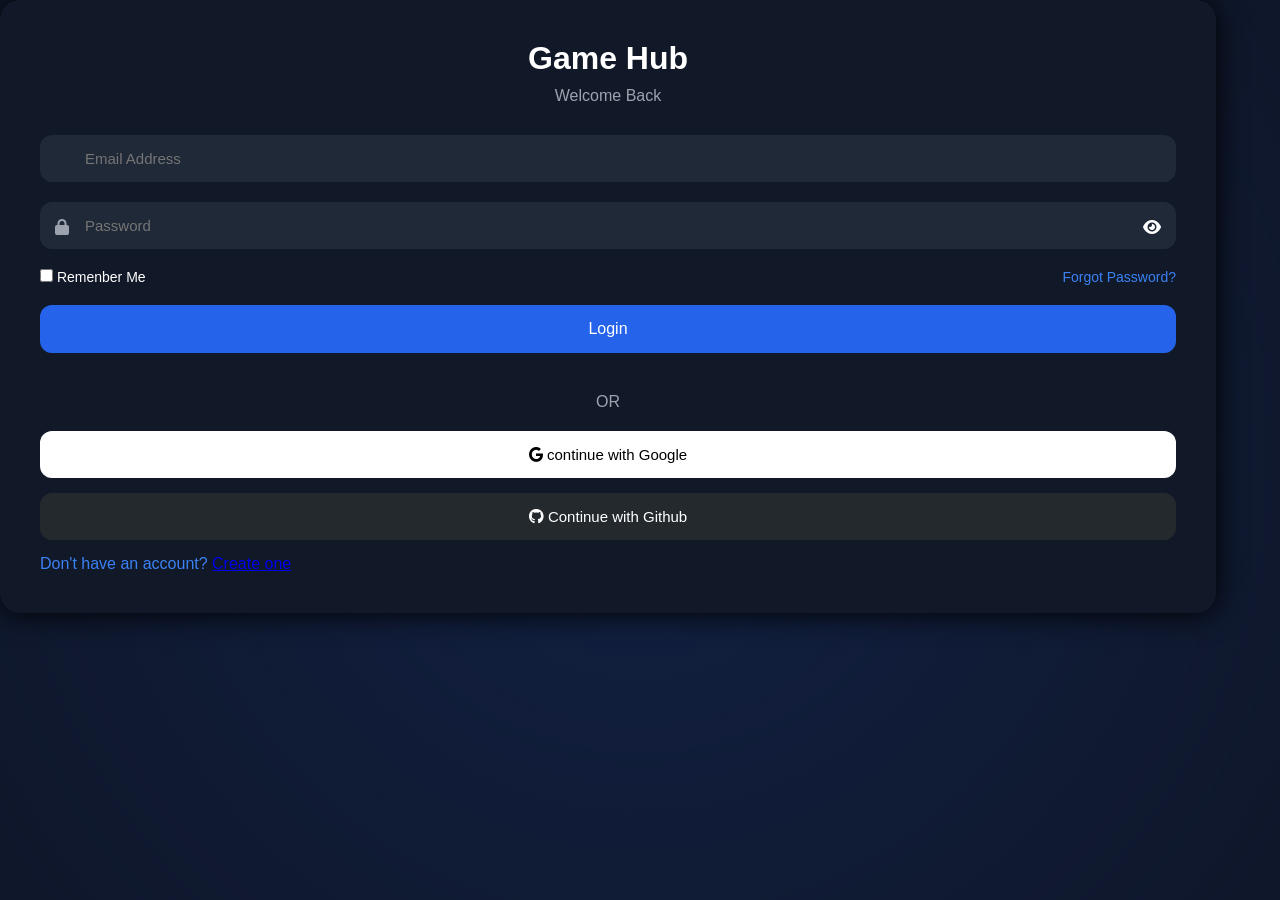
<file: login.html>
<!DOCTYPE html>
<html lang="en">
     <head>
        <meta charset="UTF-8">
        <meta name="viewpoint" content="width=device-width, initial-scale=1.0">
        <title>Login - Game Hub</title>
        <link rel="stylesheet" href="css/style.css">
        <link rel="stylesheet" href="https://cdnjs.cloudflare.com/ajax/libs/font-awesome/6.6.0/css/all.min.css">
    </head>
    <body class="auth-body">
        <div class="auth-bg">
            <div class="auth-card">
                <h1 class="logo">
                    Game Hub
                </h1>
                <p class="welcome">Welcome Back</p>
                <form>
                    <div class="input-box">
                        <i class="fa-solid fa envelope"></i>
                        <input type="email" placeholder="Email Address" required>
                         </div>
                        <div class="input-box">
                            <i class="fa-solid fa-lock"></i>
                            <input id="password" type="password" placeholder="Password" required>
                            <i class="fa-solid fa-eye" id="togglePassword"></i> 
                        </div>
                        <div class="options">
                        <label>
                                <input type="checkbox">
                                Remenber Me
                            </label>

                            <a href="#"> 
                            Forgot Password?
                            </a>
                        </div>
                        <button class="login-btn"> Login </button> 
                </form>
                <div class="divider">
                    OR
                </div>
                <button class="social google">
                    <i class="fa-brands fa-google"></i>
                    continue with Google
                </button>
                <button class="social github">
                    <i class="fa-brands fa-github"></i>
                    Continue with Github
                </button>
                <p class="bottom-text">
                    Don't have an account?
                    <a href="signup.html">Create one</a>
                </p>
        </div>
        <script>
            const password = document.getElementById
            ("password");

            const toggle = document.getElementById
            ("togglePassword");

            toggle.onclick = () => {
                if(password.type=== "password"){
                    password.type= "text";
                    toggle.className= "fa-solid fa-eye-slash";
                }
                else {
                    password.type= "password";
                    toggle.className="fa-solid fa-eye";
                }
            }
        </script>
    </body>
</html>
</file>
<file: css/style.css>
*{
    margin: 0;
    padding: 0;
    box-sizing: border-box;
    font-family: Arial, Helvetica, sans-serif;
}

body {
    background: #0f172a;
    color: white;
}

nav {
    display: flex;
    justify-content: space-between;
    align-items: center;
    padding: 20px;
    background: #111827;
}

nav input {
    padding: 10px;
    border: none;
    border-radius: 8px;
}

.hero {
    text-align: center;
    padding: 40px 20px;
}

.categories {
    text-align: center;
    margin: 20px;
}
.categories button {
    padding: 10px 15px;
    margin: 5px;
    border: none;
    border-radius: 8px;
    cursor: pointer;
    transition: 0.3s;
}

.categories button:hover {
    transform: scale(1.1);
}

.grid {
    display: grid;
    grid-template-columns: repeat(auto-fit,minmax(200px, 1fr));
    gap: 20px;
    padding: 20px;
}

.card {
    background: #1e293b;
    border-radius: 12px;
    overflow: hidden;
    cursor: pointer;
    transition: 0.3s;
}

.card:hover {
    transform: translateY(-10px);
}

.card img {
    width: 100%;
    height: 140px;
    object-fit: cover;
}

card h3 {
    padding: 10px;
    font-size: 16px;
}

.card p {
    padding: 0 10px 10px;
    font-size: 12px;
    color: #94a3b8;
}

.play-container {
    position: fixed;
    top: 60px;
    left: 0;
    right:0;
    bottom:0;
    padding: 0;
    background: #000;
    
}

iframe {
    width: 100%;
    height: 100%;
    border: none;
   background: #000;
   display: block;
}

.auth-body {
    margin: 0;
    background: #0f172a;
    display: flex;
    justify-content: center;
    align-items: center;
    height: 100vh;
    overflow: hidden;

}
.auth-bg {
    position: fixed;
    width: 100%;
    height: 100%;
    background: radial-gradient(circle,#2563eb22,#0f172a);
}
.auth-card {
    position: relative;
    width: 400%;
    max-width: 95%;
    background: #111827;
    border-radius: 20px;
    padding: 40px;
    z-index: 2;
    box-shadow: 0 0 30px rgba(0, 0, .4);

}
.logo {
    text-align: center;
    margin-bottom: 10px;
}
.welcome {
    text-align: center;
    color: #9ca3af;
    margin-bottom: 30px;

}
.input-box{
    position: relative;
    margin-bottom: 20px;
}

.input-box input {
    width: 100%;
    padding: 15px 15px 15px 45px;
    border: none;
    outline: none;
    border-radius: 12px;
    background: #1f2937;
    color: white;
    font-size: 15px;

}
.input-box i:first-child {
    position: absolute;
    left: 15px;
    top: 17px;
    color: #9ca3af;
}
#togglePassword {
    position: absolute;
    right: 15px;
    top: 17px;
    cursor: pointer;

}
.options {
    display: flex;
    justify-content: space-between;
    align-items: center;
    margin-bottom: 20px;
    font-size: 14px;
}
.options a {
    color: #3b82f6;
    text-decoration: none;
}
.login-btn {
    width: 100%;
    padding: 15px;
    border: none;
    border-radius: 12px;
    background: #2563eb;
    color:white;
    font-size: 16px;
    cursor: pointer;
    margin-bottom: 20px;
}

.divider {
    text-align: center;
    color: #9ca3af;
    margin: 20px 0;

}
.social {
    width: 100%;
    padding: 15px;
    border: none;
    border-radius: 12px;
    cursor: pointer;
    margin-bottom: 15px;
    font-size: 15px;

}
.google {
    background: white;
    color: black;

}
.github {
    background: #24292e;
    color: white;

}
.bottom-text {
    color: #3b82f6;
    text-decoration: none;
    
}
@media (max-width:600px){
    .auto-card {
        padding: 25px;
    }
    .log {
        font-size: 28px;
    }
}
</file>
